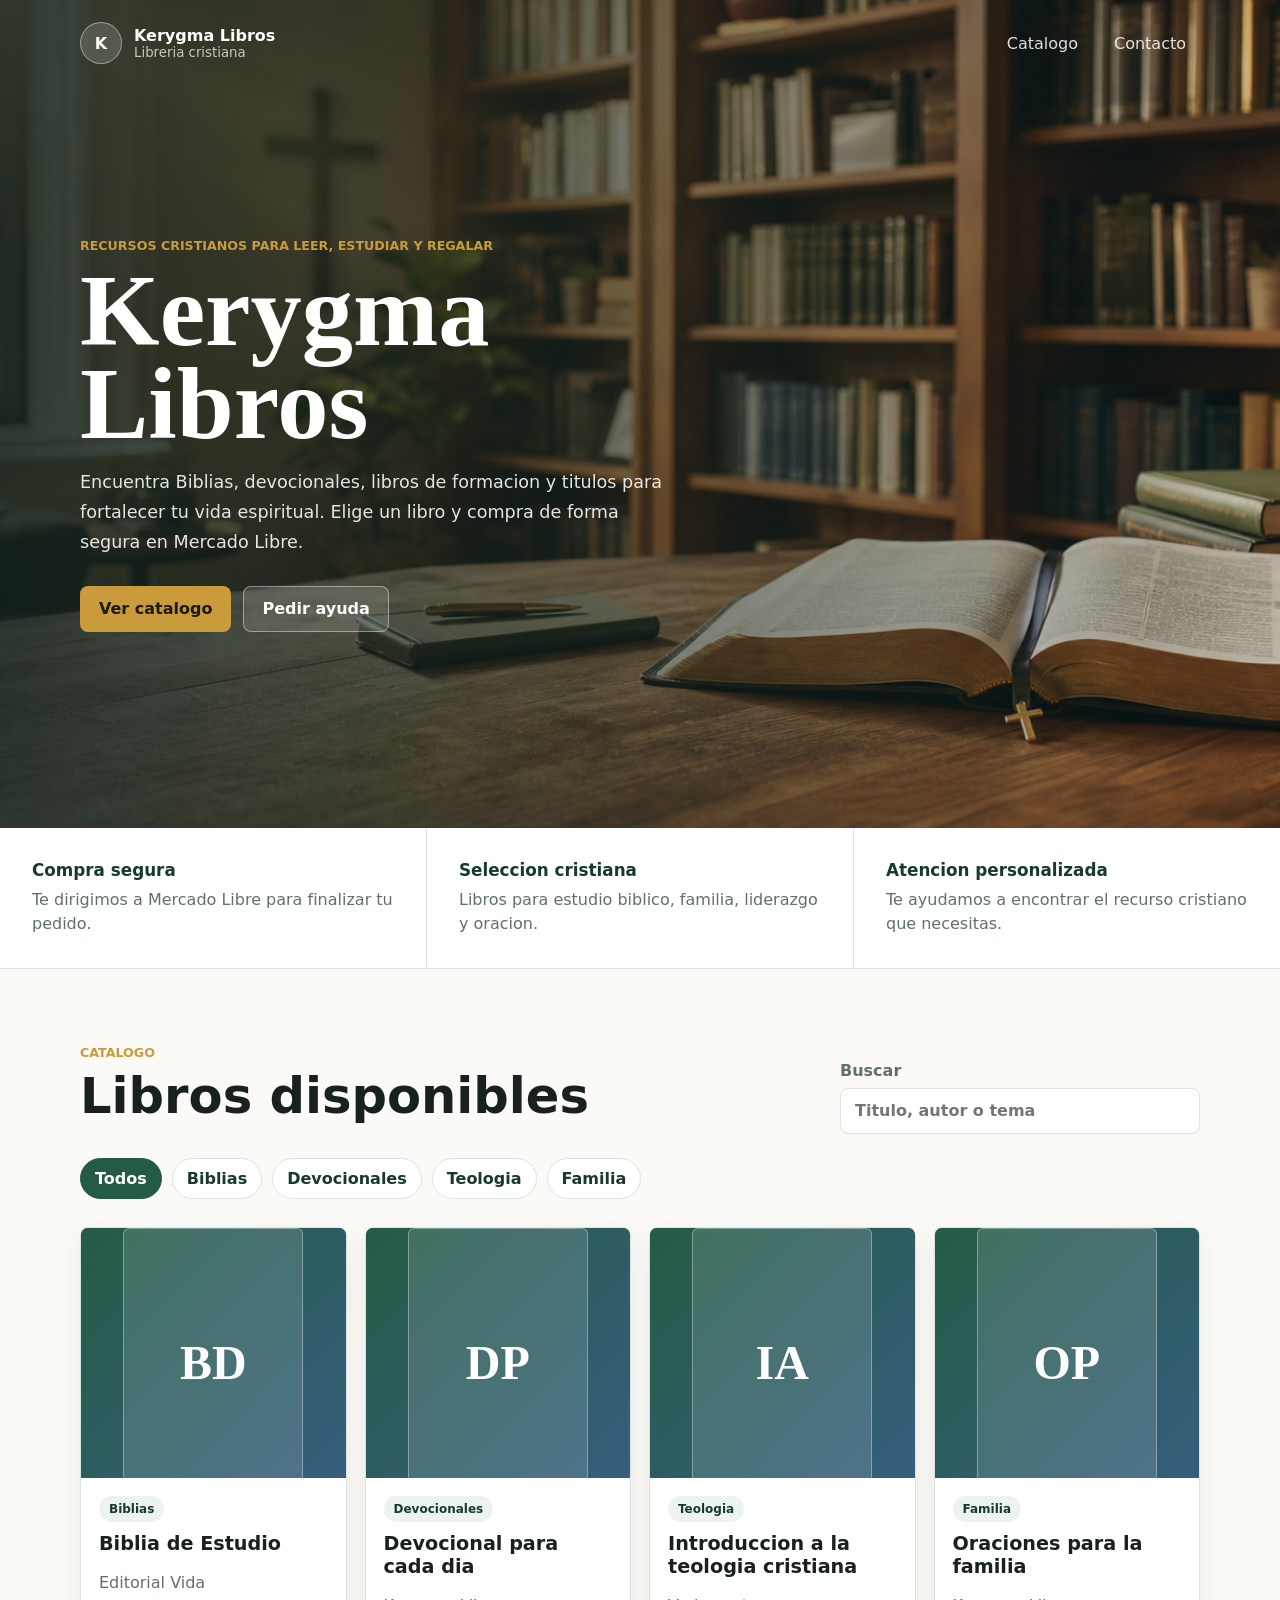
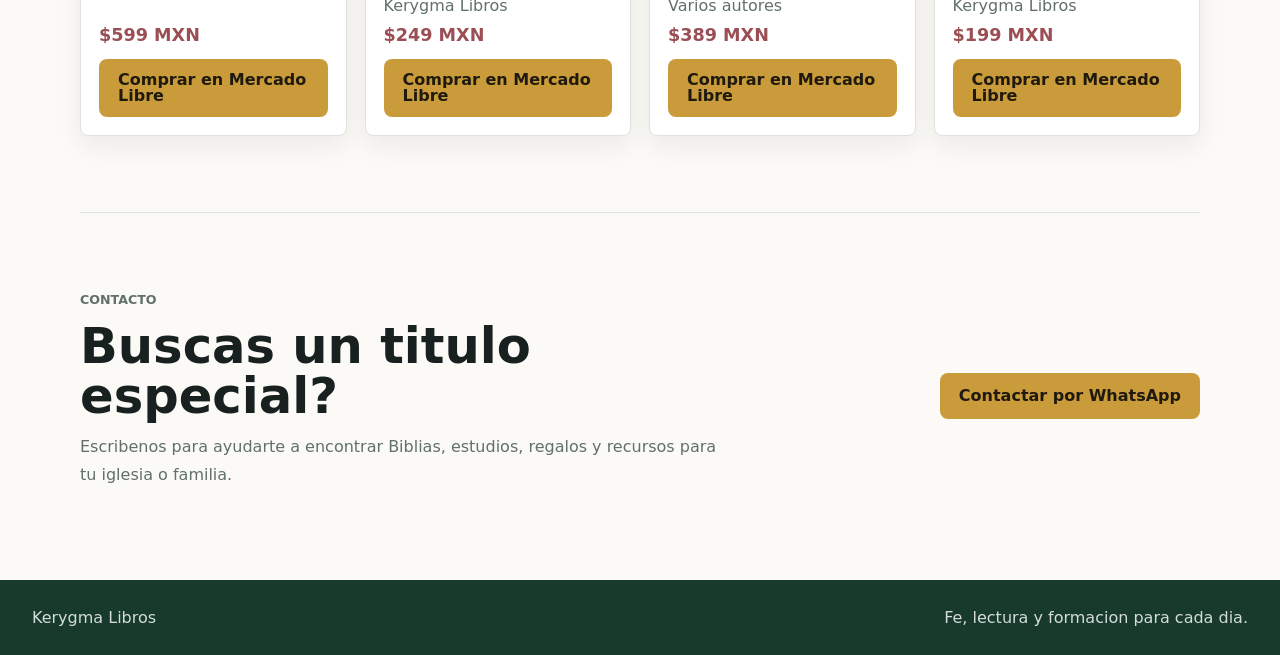
<file: index.html>
<!doctype html>
<html lang="es">
  <head>
    <meta charset="utf-8" />
    <meta name="viewport" content="width=device-width, initial-scale=1" />
    <title>Kerygma Libros | Libreria cristiana</title>
    <meta
      name="description"
      content="Kerygma Libros es una libreria cristiana con Biblias, devocionales, libros de teologia, familia y recursos para crecer en la fe."
    />
    <meta
      name="keywords"
      content="libreria cristiana, libros cristianos, biblias, devocionales cristianos, teologia cristiana, Kerygma Libros"
    />
    <meta name="author" content="Kerygma Libros" />
    <meta name="robots" content="index, follow" />
    <meta property="og:title" content="Kerygma Libros | Libreria cristiana" />
    <meta
      property="og:description"
      content="Biblias, devocionales y libros cristianos con compra segura por Mercado Libre."
    />
    <meta property="og:type" content="website" />
    <meta property="og:url" content="https://jigr08.github.io/Kerygma-Libros/" />
    <meta property="og:image" content="https://jigr08.github.io/Kerygma-Libros/kerygma-hero.png" />
    <meta property="og:locale" content="es_MX" />
    <link rel="canonical" href="https://jigr08.github.io/Kerygma-Libros/" />
    <meta name="twitter:card" content="summary_large_image" />
    <link rel="stylesheet" href="styles.css" />
    <script type="application/ld+json">
      {
        "@context": "https://schema.org",
        "@type": "BookStore",
        "name": "Kerygma Libros",
        "description": "Libreria cristiana con Biblias, devocionales, libros de teologia, familia y recursos para crecer en la fe.",
        "telephone": "+52 868 903 3372",
        "areaServed": "Mexico",
        "url": "https://jigr08.github.io/Kerygma-Libros/",
        "sameAs": [
          "https://wa.me/528689033372"
        ]
      }
    </script>
  </head>
  <body>
    <header class="site-header" id="inicio">
      <nav class="nav" aria-label="Navegacion principal">
        <a class="brand" href="#inicio" aria-label="Kerygma Libros">
          <span class="brand-mark">K</span>
          <span>
            <strong>Kerygma Libros</strong>
            <small>Libreria cristiana</small>
          </span>
        </a>
        <div class="nav-links">
          <a href="#catalogo">Catalogo</a>
          <a href="#contacto">Contacto</a>
        </div>
      </nav>

      <section class="hero">
        <div class="hero-copy">
          <p class="eyebrow">Recursos cristianos para leer, estudiar y regalar</p>
          <h1>Kerygma Libros</h1>
          <p>
            Encuentra Biblias, devocionales, libros de formacion y titulos para
            fortalecer tu vida espiritual. Elige un libro y compra de forma segura
            en Mercado Libre.
          </p>
          <div class="hero-actions">
            <a class="button primary" href="#catalogo">Ver catalogo</a>
            <a class="button secondary" href="#contacto">Pedir ayuda</a>
          </div>
        </div>
      </section>
    </header>

    <main>
      <section class="trust-band" aria-label="Beneficios">
        <div>
          <strong>Compra segura</strong>
          <span>Te dirigimos a Mercado Libre para finalizar tu pedido.</span>
        </div>
        <div>
          <strong>Seleccion cristiana</strong>
          <span>Libros para estudio biblico, familia, liderazgo y oracion.</span>
        </div>
        <div>
          <strong>Atencion personalizada</strong>
          <span>Te ayudamos a encontrar el recurso cristiano que necesitas.</span>
        </div>
      </section>

      <section class="catalog-section" id="catalogo">
        <div class="section-heading">
          <div>
            <p class="eyebrow">Catalogo</p>
            <h2>Libros disponibles</h2>
          </div>
          <label class="search-box">
            <span>Buscar</span>
            <input id="searchInput" type="search" placeholder="Titulo, autor o tema" />
          </label>
        </div>

        <div class="filters" aria-label="Filtros de catalogo">
          <button class="filter active" type="button" data-category="Todos">Todos</button>
          <button class="filter" type="button" data-category="Biblias">Biblias</button>
          <button class="filter" type="button" data-category="Devocionales">Devocionales</button>
          <button class="filter" type="button" data-category="Teologia">Teologia</button>
          <button class="filter" type="button" data-category="Familia">Familia</button>
        </div>

        <div class="book-grid" id="bookGrid" aria-live="polite"></div>
      </section>

      <section class="contact-section" id="contacto">
        <div>
          <p class="eyebrow">Contacto</p>
          <h2>Buscas un titulo especial?</h2>
          <p>
            Escribenos para ayudarte a encontrar Biblias, estudios, regalos y
            recursos para tu iglesia o familia.
          </p>
        </div>
        <a class="button primary" href="https://wa.me/528689033372" target="_blank" rel="noreferrer">
          Contactar por WhatsApp
        </a>
      </section>
    </main>

    <footer class="footer">
      <span>Kerygma Libros</span>
      <span>Fe, lectura y formacion para cada dia.</span>
    </footer>

    <script src="catalogo.js"></script>
    <script>
      KerygmaCatalog.mountCatalog();
    </script>
  </body>
</html>
</file>
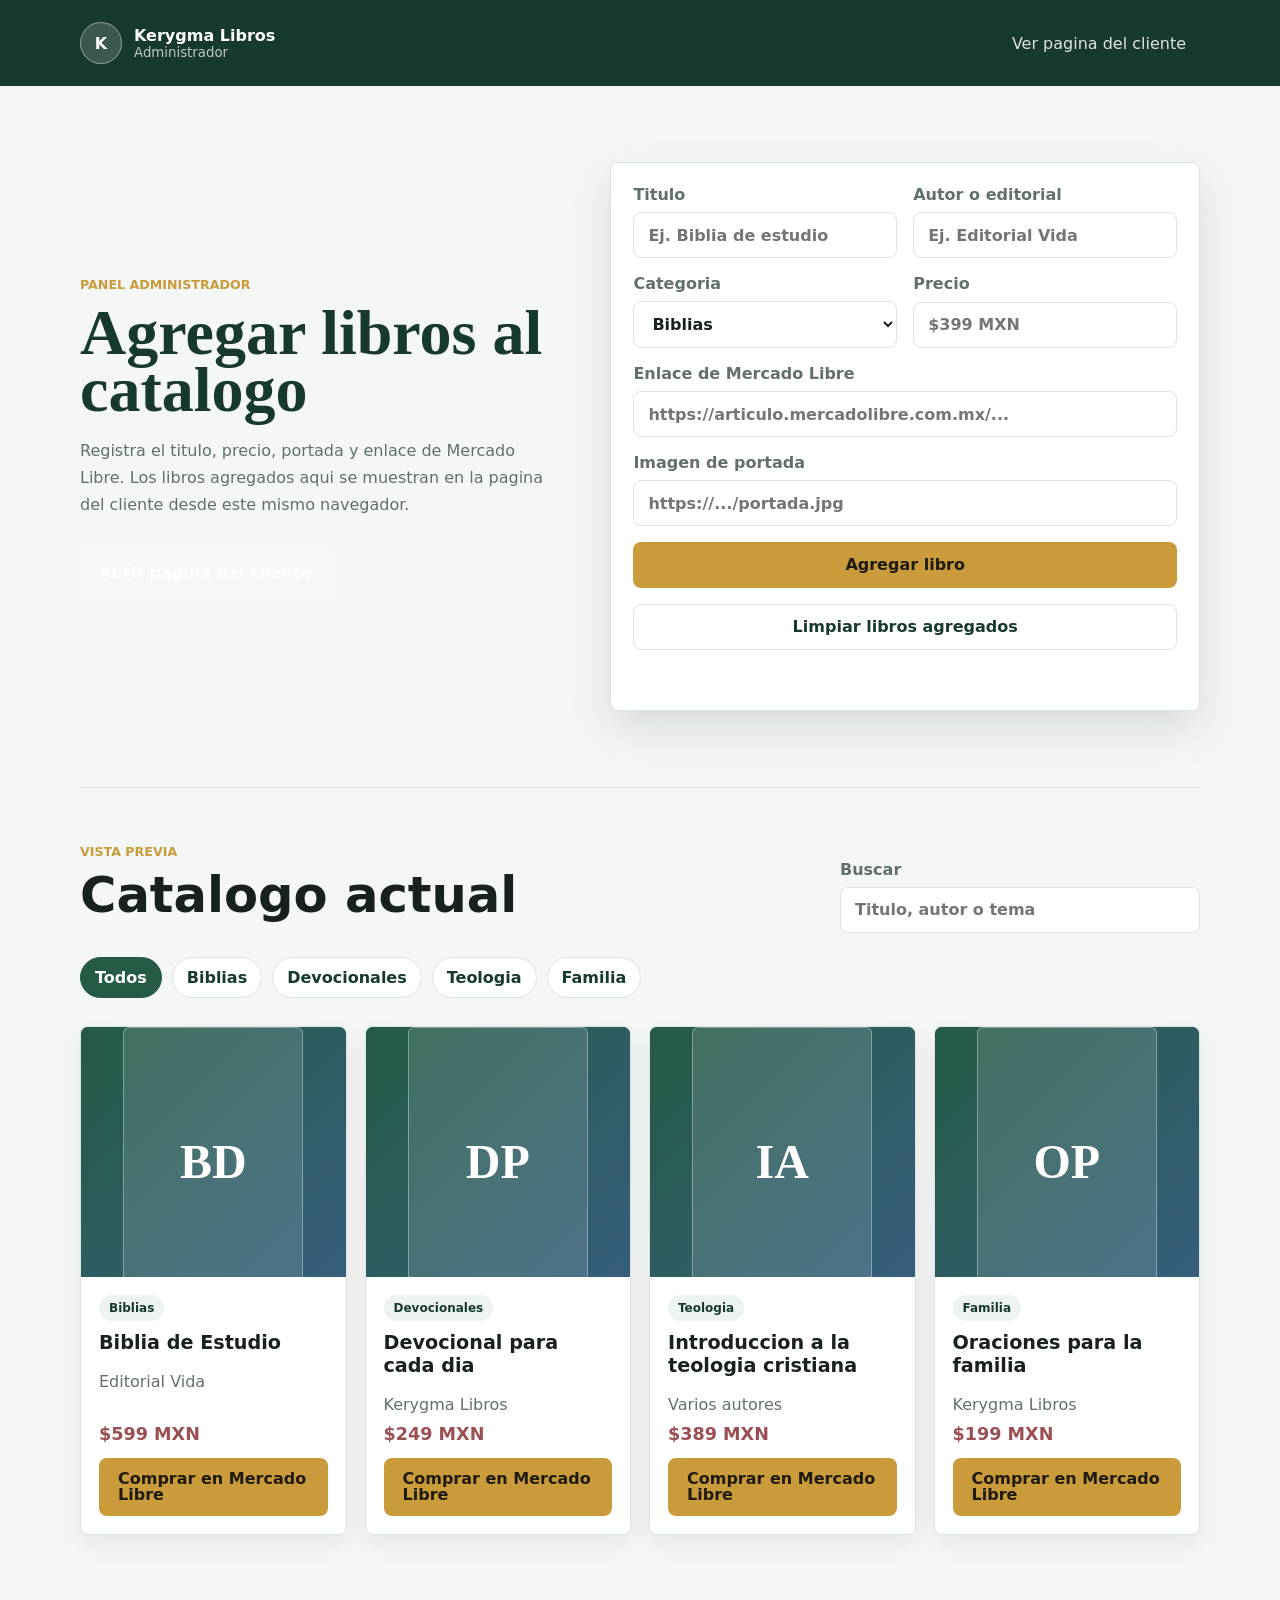
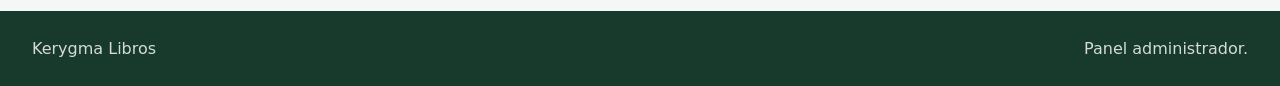
<file: admin.html>
<!doctype html>
<html lang="es">
  <head>
    <meta charset="utf-8" />
    <meta name="viewport" content="width=device-width, initial-scale=1" />
    <title>Administrador | Kerygma Libros</title>
    <meta name="description" content="Panel administrador para agregar libros a Kerygma Libros." />
    <link rel="stylesheet" href="styles.css" />
  </head>
  <body class="admin-page">
    <header class="admin-header">
      <nav class="nav admin-nav" aria-label="Navegacion administrador">
        <a class="brand" href="index.html" aria-label="Kerygma Libros">
          <span class="brand-mark">K</span>
          <span>
            <strong>Kerygma Libros</strong>
            <small>Administrador</small>
          </span>
        </a>
        <div class="nav-links">
          <a href="index.html">Ver pagina del cliente</a>
        </div>
      </nav>
    </header>

    <main>
      <section class="admin-section admin-dashboard" id="admin">
        <div class="admin-copy">
          <p class="eyebrow">Panel administrador</p>
          <h1>Agregar libros al catalogo</h1>
          <p>
            Registra el titulo, precio, portada y enlace de Mercado Libre. Los
            libros agregados aqui se muestran en la pagina del cliente desde este
            mismo navegador.
          </p>
          <a class="button secondary admin-preview" href="index.html">Abrir pagina del cliente</a>
        </div>

        <form class="book-form" id="bookForm">
          <label for="bookTitle">
            Titulo
            <input id="bookTitle" name="title" required placeholder="Ej. Biblia de estudio" />
          </label>
          <label for="bookAuthor">
            Autor o editorial
            <input id="bookAuthor" name="author" required placeholder="Ej. Editorial Vida" />
          </label>
          <label for="bookCategory">
            Categoria
            <select id="bookCategory" name="category" required>
              <option>Biblias</option>
              <option>Devocionales</option>
              <option>Teologia</option>
              <option>Familia</option>
            </select>
          </label>
          <label for="bookPrice">
            Precio
            <input id="bookPrice" name="price" required placeholder="$399 MXN" />
          </label>
          <label for="bookUrl">
            Enlace de Mercado Libre
            <input
              id="bookUrl"
              name="url"
              type="url"
              required
              placeholder="https://articulo.mercadolibre.com.mx/..."
            />
          </label>
          <label for="bookImage">
            Imagen de portada
            <input id="bookImage" name="image" type="url" placeholder="https://.../portada.jpg" />
          </label>
          <button class="button primary" type="submit">Agregar libro</button>
          <button class="button ghost" id="clearCustomBooks" type="button">
            Limpiar libros agregados
          </button>
          <p class="form-note" id="formNote" aria-live="polite"></p>
        </form>
      </section>

      <section class="catalog-section admin-list">
        <div class="section-heading">
          <div>
            <p class="eyebrow">Vista previa</p>
            <h2>Catalogo actual</h2>
          </div>
          <label class="search-box">
            <span>Buscar</span>
            <input id="searchInput" type="search" placeholder="Titulo, autor o tema" />
          </label>
        </div>
        <div class="filters" aria-label="Filtros de catalogo">
          <button class="filter active" type="button" data-category="Todos">Todos</button>
          <button class="filter" type="button" data-category="Biblias">Biblias</button>
          <button class="filter" type="button" data-category="Devocionales">Devocionales</button>
          <button class="filter" type="button" data-category="Teologia">Teologia</button>
          <button class="filter" type="button" data-category="Familia">Familia</button>
        </div>
        <div class="book-grid" id="bookGrid" aria-live="polite"></div>
      </section>
    </main>

    <footer class="footer">
      <span>Kerygma Libros</span>
      <span>Panel administrador.</span>
    </footer>

    <script src="catalogo.js"></script>
    <script>
      KerygmaCatalog.mountCatalog();
      KerygmaCatalog.mountAdminForm();
    </script>
  </body>
</html>
</file>
<file: styles.css>
:root {
  color-scheme: light;
  --ink: #18211f;
  --muted: #61706b;
  --line: #dbe4df;
  --paper: #fbfaf6;
  --white: #ffffff;
  --green: #255b45;
  --green-dark: #173a2c;
  --gold: #c99b3b;
  --rose: #9b4f54;
  --blue: #385f83;
  --shadow: 0 18px 44px rgba(24, 33, 31, 0.13);
  font-family: Inter, ui-sans-serif, system-ui, -apple-system, BlinkMacSystemFont, "Segoe UI", sans-serif;
}

* {
  box-sizing: border-box;
}

html {
  scroll-behavior: smooth;
}

body {
  margin: 0;
  background: var(--paper);
  color: var(--ink);
}

a {
  color: inherit;
  text-decoration: none;
}

input,
select,
button {
  font: inherit;
}

.site-header {
  min-height: 92vh;
  background:
    linear-gradient(90deg, rgba(18, 32, 27, 0.88), rgba(18, 32, 27, 0.62) 43%, rgba(18, 32, 27, 0.18)),
    url("kerygma-hero.png") center / cover;
  color: var(--white);
}

.admin-page {
  background: #f4f7f5;
}

.admin-header {
  background: var(--green-dark);
  color: var(--white);
}

.admin-nav {
  padding: 18px 0;
}

.nav {
  display: flex;
  align-items: center;
  justify-content: space-between;
  gap: 24px;
  width: min(1120px, calc(100% - 32px));
  margin: 0 auto;
  padding: 22px 0;
}

.brand {
  display: inline-flex;
  align-items: center;
  gap: 12px;
}

.brand-mark {
  display: grid;
  place-items: center;
  width: 42px;
  height: 42px;
  border: 1px solid rgba(255, 255, 255, 0.42);
  border-radius: 50%;
  background: rgba(255, 255, 255, 0.16);
  font-weight: 800;
}

.brand small,
.brand strong {
  display: block;
}

.brand small {
  color: rgba(255, 255, 255, 0.72);
}

.nav-links {
  display: flex;
  align-items: center;
  gap: 8px;
}

.nav-links a {
  border-radius: 999px;
  padding: 10px 14px;
  color: rgba(255, 255, 255, 0.86);
}

.nav-links a:hover {
  background: rgba(255, 255, 255, 0.12);
}

.hero {
  display: flex;
  align-items: center;
  width: min(1120px, calc(100% - 32px));
  min-height: calc(92vh - 88px);
  margin: 0 auto;
  padding: 54px 0 96px;
}

.hero-copy {
  max-width: 650px;
}

.eyebrow {
  margin: 0 0 12px;
  color: var(--gold);
  font-size: 0.79rem;
  font-weight: 800;
  letter-spacing: 0;
  text-transform: uppercase;
}

h1,
h2,
h3,
p {
  margin-top: 0;
}

h1 {
  margin-bottom: 18px;
  font-family: Georgia, "Times New Roman", serif;
  font-size: clamp(3.3rem, 8vw, 7rem);
  line-height: 0.9;
  letter-spacing: 0;
}

h2 {
  margin-bottom: 12px;
  font-size: clamp(2rem, 4vw, 3.1rem);
  line-height: 1;
  letter-spacing: 0;
}

h3 {
  margin-bottom: 8px;
  font-size: 1.2rem;
  line-height: 1.2;
  letter-spacing: 0;
}

.hero-copy p:not(.eyebrow) {
  max-width: 590px;
  color: rgba(255, 255, 255, 0.88);
  font-size: 1.1rem;
  line-height: 1.7;
}

.hero-actions {
  display: flex;
  flex-wrap: wrap;
  gap: 12px;
  margin-top: 28px;
}

.button {
  display: inline-flex;
  align-items: center;
  justify-content: center;
  min-height: 46px;
  border: 1px solid transparent;
  border-radius: 8px;
  padding: 12px 18px;
  cursor: pointer;
  font-weight: 800;
  line-height: 1;
  transition: transform 160ms ease, background 160ms ease, border-color 160ms ease;
}

.button:hover {
  transform: translateY(-1px);
}

.button.primary,
.button.buy {
  background: var(--gold);
  color: #1f1a0d;
}

.button.secondary {
  border-color: rgba(255, 255, 255, 0.42);
  background: rgba(255, 255, 255, 0.12);
  color: var(--white);
}

.button.ghost {
  border-color: var(--line);
  background: var(--white);
  color: var(--green-dark);
}

.trust-band {
  display: grid;
  grid-template-columns: repeat(3, 1fr);
  gap: 1px;
  background: var(--line);
  border-bottom: 1px solid var(--line);
}

.trust-band div {
  min-height: 130px;
  padding: 32px;
  background: var(--white);
}

.trust-band strong,
.trust-band span {
  display: block;
}

.trust-band strong {
  margin-bottom: 8px;
  color: var(--green-dark);
  font-size: 1.05rem;
}

.trust-band span {
  color: var(--muted);
  line-height: 1.5;
}

.catalog-section,
.admin-section,
.contact-section {
  width: min(1120px, calc(100% - 32px));
  margin: 0 auto;
  padding: 76px 0;
}

.section-heading {
  display: flex;
  align-items: end;
  justify-content: space-between;
  gap: 24px;
  margin-bottom: 24px;
}

.search-box {
  display: grid;
  gap: 8px;
  min-width: min(360px, 100%);
  color: var(--muted);
  font-weight: 700;
}

.search-box input,
.book-form input,
.book-form select {
  width: 100%;
  min-height: 46px;
  border: 1px solid var(--line);
  border-radius: 8px;
  background: var(--white);
  color: var(--ink);
  padding: 12px 14px;
  outline: none;
}

.search-box input:focus,
.book-form input:focus,
.book-form select:focus {
  border-color: var(--green);
  box-shadow: 0 0 0 4px rgba(37, 91, 69, 0.13);
}

.filters {
  display: flex;
  flex-wrap: wrap;
  gap: 10px;
  margin-bottom: 28px;
}

.filter {
  border: 1px solid var(--line);
  border-radius: 999px;
  background: var(--white);
  color: var(--green-dark);
  padding: 10px 14px;
  cursor: pointer;
  font-weight: 800;
}

.filter.active {
  border-color: var(--green);
  background: var(--green);
  color: var(--white);
}

.book-grid {
  display: grid;
  grid-template-columns: repeat(4, minmax(0, 1fr));
  gap: 18px;
}

.book-card {
  display: grid;
  grid-template-rows: 250px 1fr;
  overflow: hidden;
  border: 1px solid var(--line);
  border-radius: 8px;
  background: var(--white);
  box-shadow: 0 10px 24px rgba(24, 33, 31, 0.07);
}

.book-cover {
  display: grid;
  place-items: center;
  overflow: hidden;
  background:
    linear-gradient(135deg, rgba(37, 91, 69, 0.94), rgba(56, 95, 131, 0.9)),
    var(--green);
}

.book-cover img {
  width: 100%;
  height: 100%;
  object-fit: cover;
}

.cover-placeholder {
  display: grid;
  place-items: center;
  width: 68%;
  aspect-ratio: 2 / 3;
  border: 1px solid rgba(255, 255, 255, 0.34);
  border-radius: 6px;
  background: rgba(255, 255, 255, 0.13);
  color: var(--white);
  font-family: Georgia, "Times New Roman", serif;
  font-size: 3rem;
  font-weight: 800;
}

.book-info {
  display: flex;
  flex-direction: column;
  gap: 10px;
  padding: 18px;
}

.book-info p {
  margin-bottom: 0;
  color: var(--muted);
}

.book-info strong {
  margin-top: auto;
  color: var(--rose);
  font-size: 1.1rem;
}

.category {
  width: fit-content;
  border-radius: 999px;
  background: #edf4f0;
  color: var(--green-dark);
  padding: 6px 10px;
  font-size: 0.75rem;
  font-weight: 900;
}

.buy {
  width: 100%;
  margin-top: 4px;
}

.empty-state {
  grid-column: 1 / -1;
  border: 1px solid var(--line);
  border-radius: 8px;
  background: var(--white);
  padding: 28px;
  color: var(--muted);
}

.admin-section {
  display: grid;
  grid-template-columns: 0.9fr 1.1fr;
  gap: 48px;
  border-top: 1px solid var(--line);
}

.admin-dashboard {
  align-items: center;
  border-top: 0;
}

.admin-dashboard h1 {
  margin-bottom: 18px;
  color: var(--green-dark);
  font-size: clamp(2.4rem, 5vw, 4.6rem);
}

.admin-preview {
  margin-top: 16px;
  border-color: var(--green);
  background: var(--green);
}

.admin-list {
  border-top: 1px solid var(--line);
  padding-top: 56px;
}

.admin-copy p:not(.eyebrow),
.contact-section p {
  color: var(--muted);
  line-height: 1.7;
}

.book-form {
  display: grid;
  grid-template-columns: repeat(2, minmax(0, 1fr));
  gap: 16px;
  border: 1px solid var(--line);
  border-radius: 8px;
  background: var(--white);
  padding: 22px;
  box-shadow: var(--shadow);
}

.book-form label {
  display: grid;
  gap: 8px;
  color: var(--muted);
  font-weight: 800;
}

.book-form label:nth-of-type(5),
.book-form label:nth-of-type(6),
.book-form button,
.form-note {
  grid-column: 1 / -1;
}

.form-note {
  min-height: 22px;
  margin: 0;
  color: var(--green);
  font-weight: 800;
}

.contact-section {
  display: flex;
  align-items: center;
  justify-content: space-between;
  gap: 28px;
  border-top: 1px solid var(--line);
}

.contact-section div {
  max-width: 640px;
}

.footer {
  display: flex;
  justify-content: space-between;
  gap: 16px;
  padding: 28px 32px;
  background: var(--green-dark);
  color: rgba(255, 255, 255, 0.82);
}

@media (max-width: 920px) {
  .trust-band,
  .admin-section,
  .book-grid {
    grid-template-columns: repeat(2, minmax(0, 1fr));
  }

  .section-heading,
  .contact-section {
    align-items: stretch;
    flex-direction: column;
  }
}

@media (max-width: 680px) {
  .site-header {
    min-height: auto;
  }

  .nav {
    align-items: flex-start;
    flex-direction: column;
  }

  .nav-links {
    width: 100%;
    overflow-x: auto;
    padding-bottom: 6px;
  }

  .hero {
    min-height: 620px;
    padding: 36px 0 72px;
  }

  .trust-band,
  .admin-section,
  .book-grid,
  .book-form {
    grid-template-columns: 1fr;
  }

  .book-form label:nth-of-type(5),
  .book-form label:nth-of-type(6),
  .book-form button {
    grid-column: auto;
  }

  .book-card {
    grid-template-rows: 220px 1fr;
  }

  .footer {
    flex-direction: column;
  }
}
</file>
